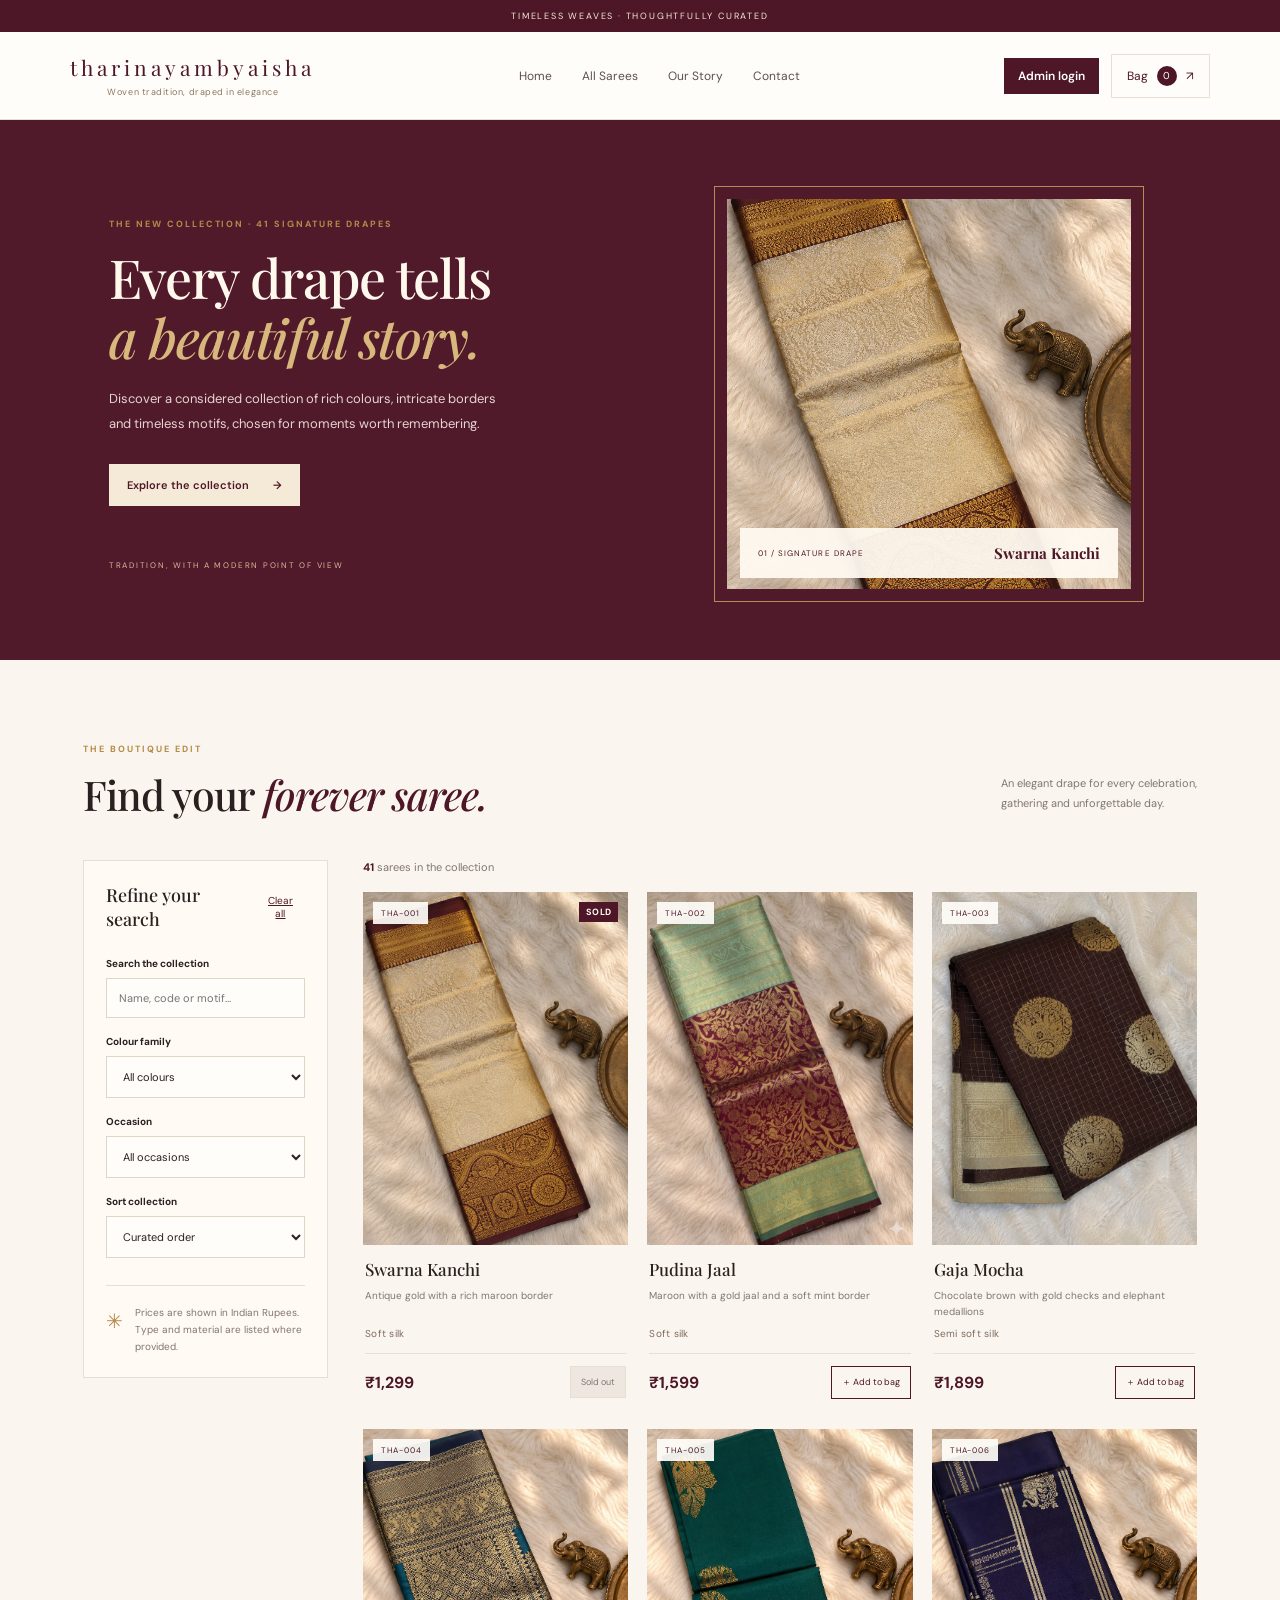
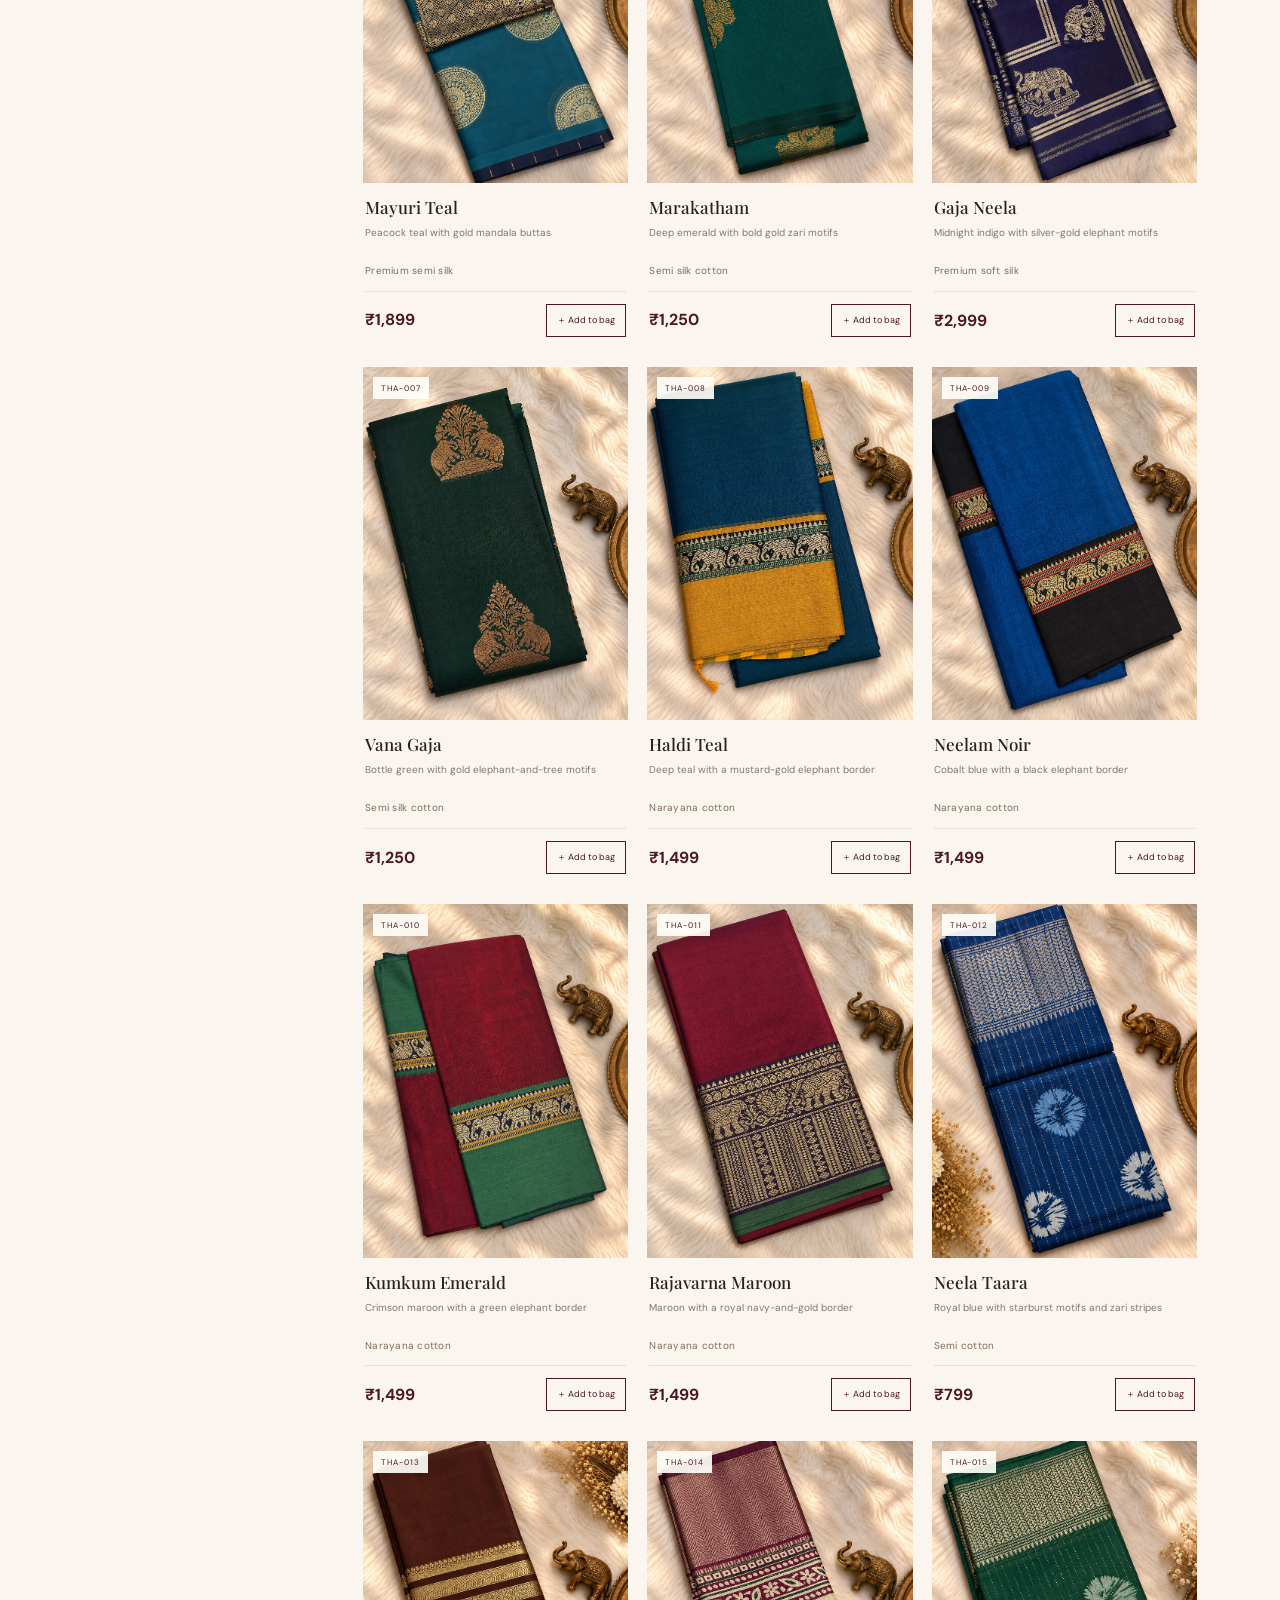
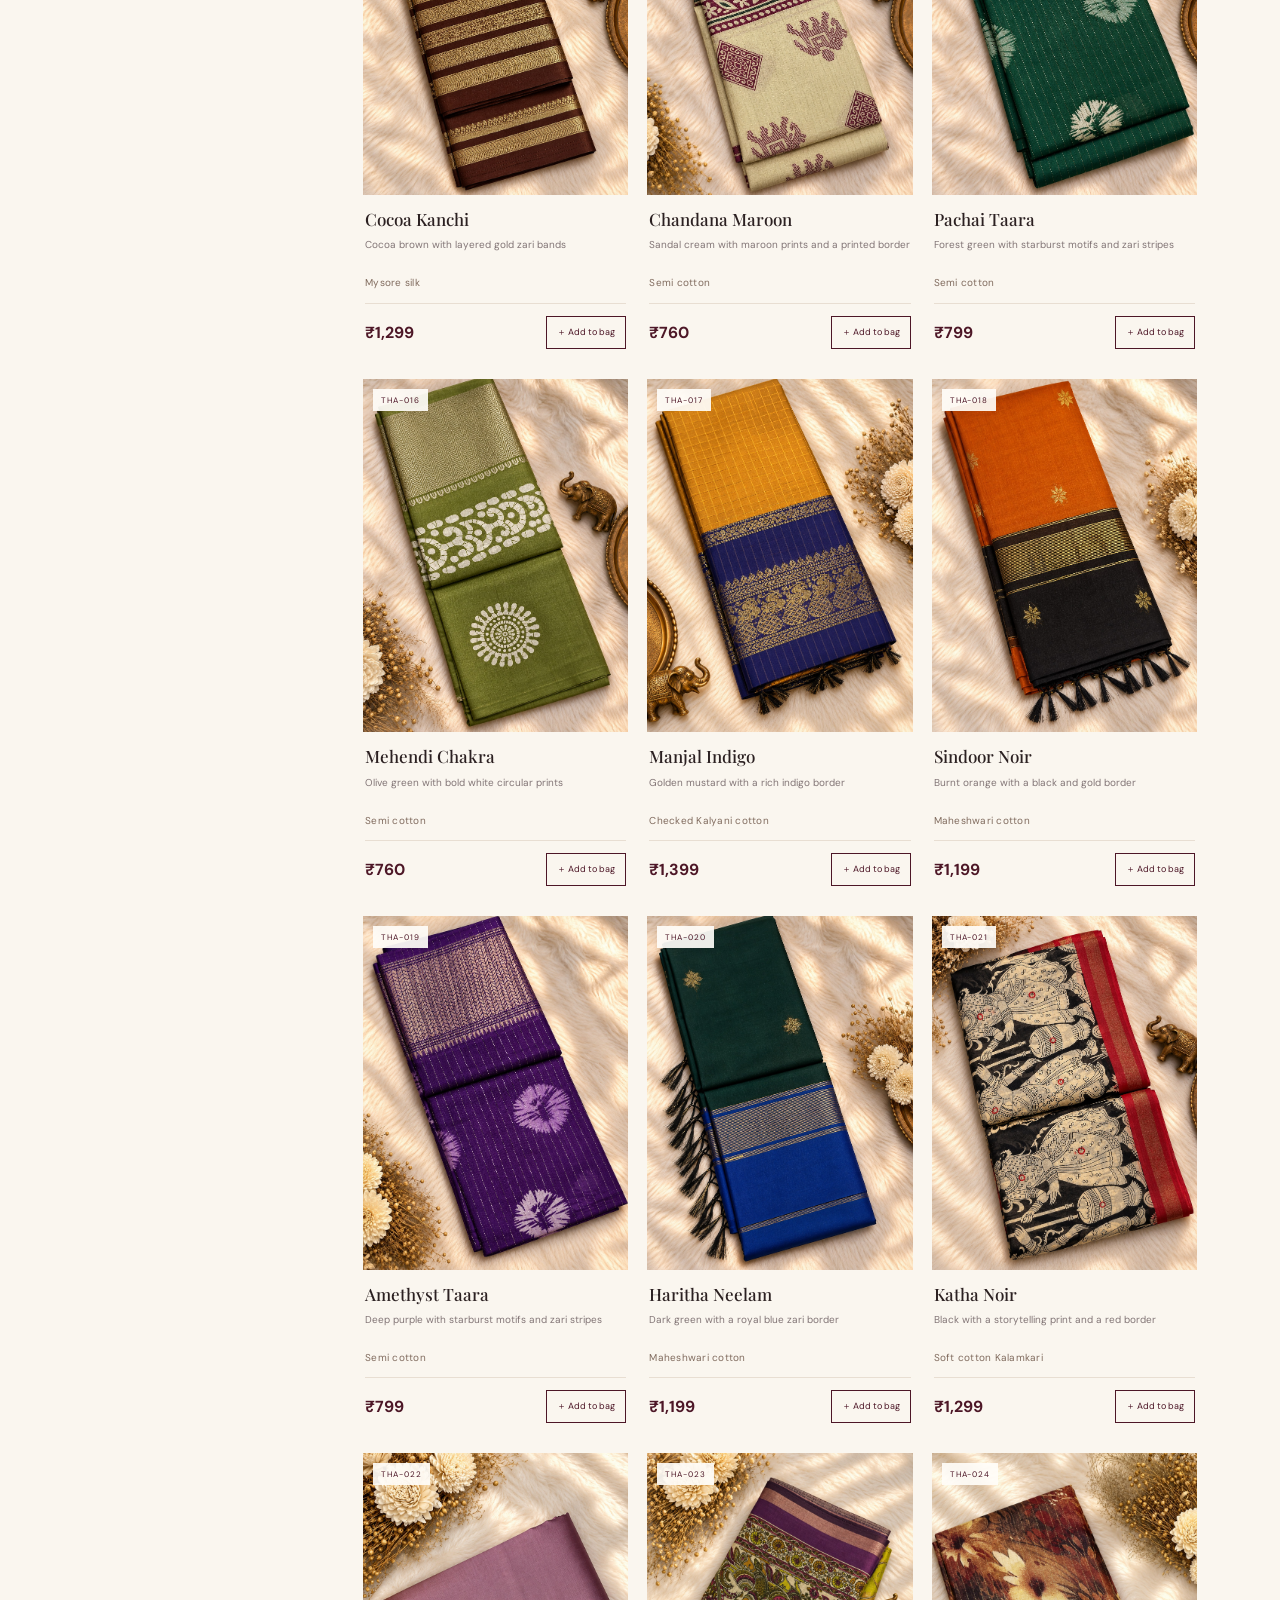
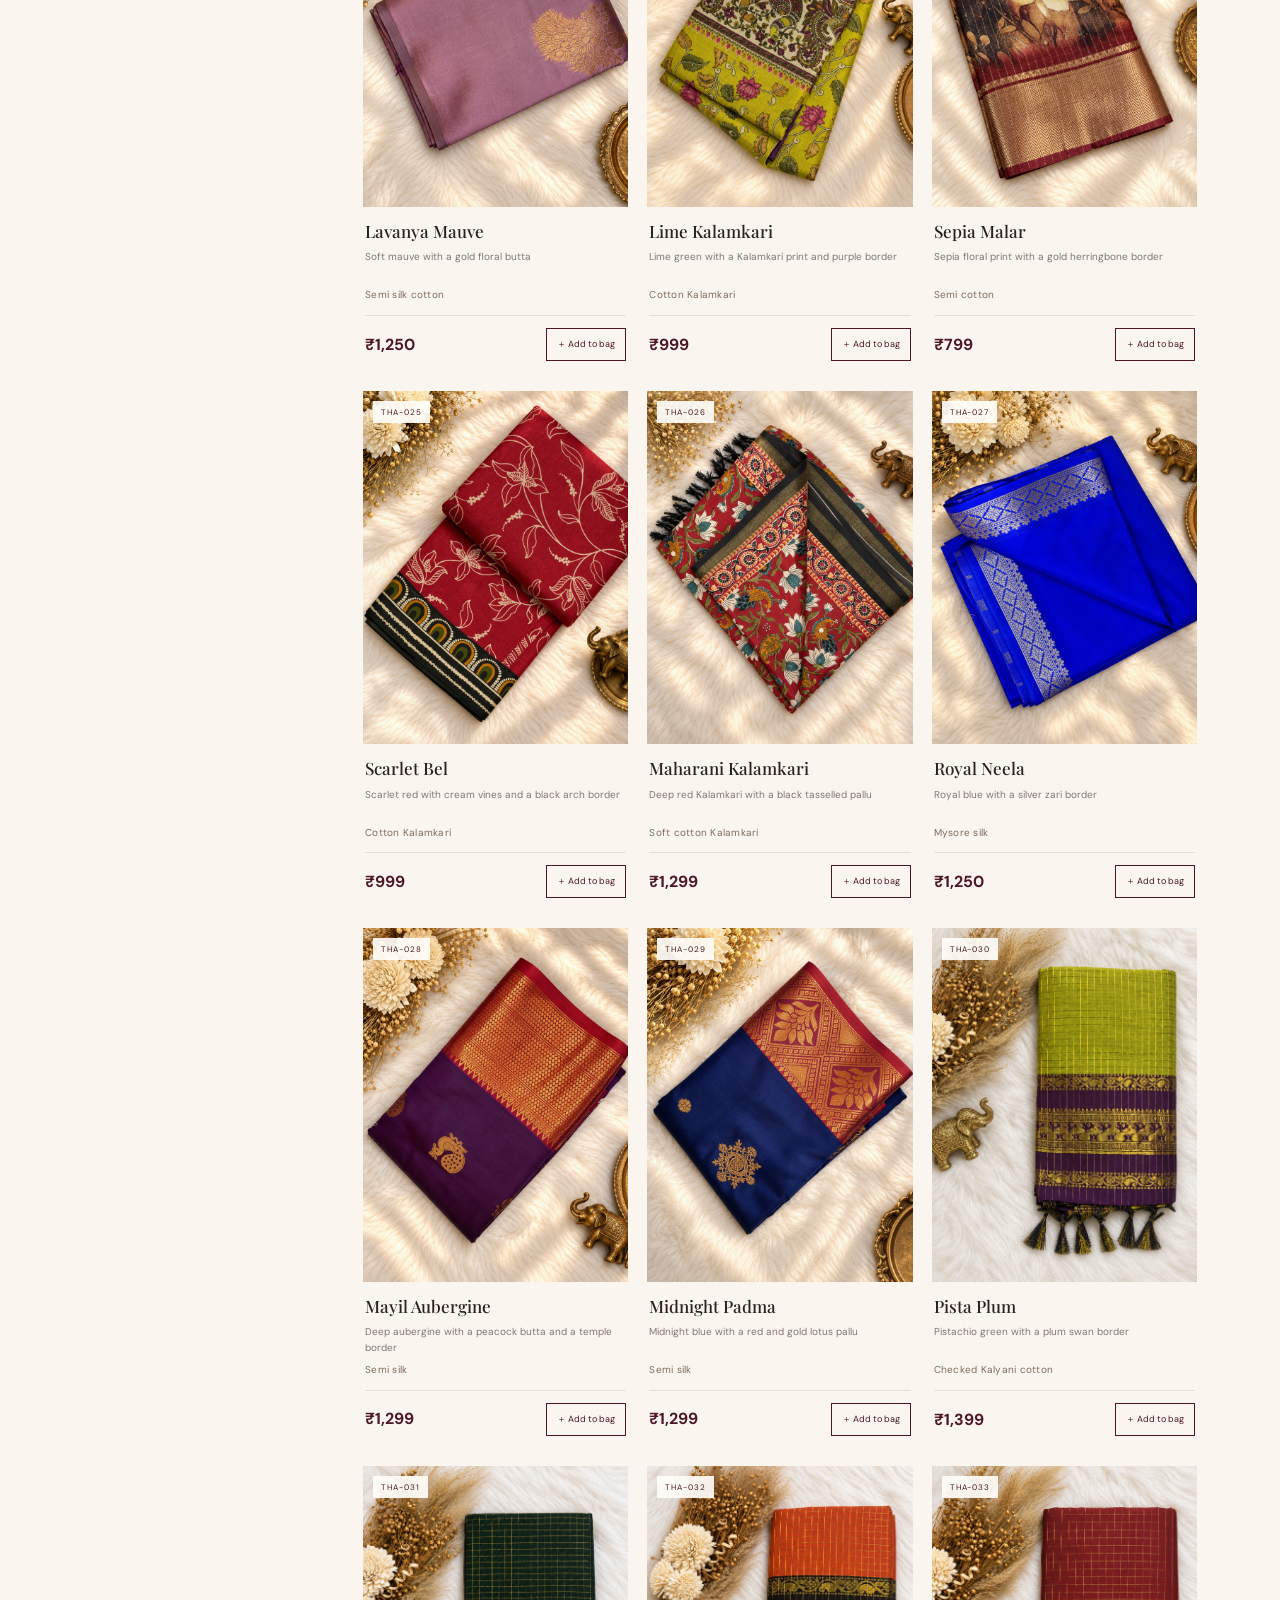
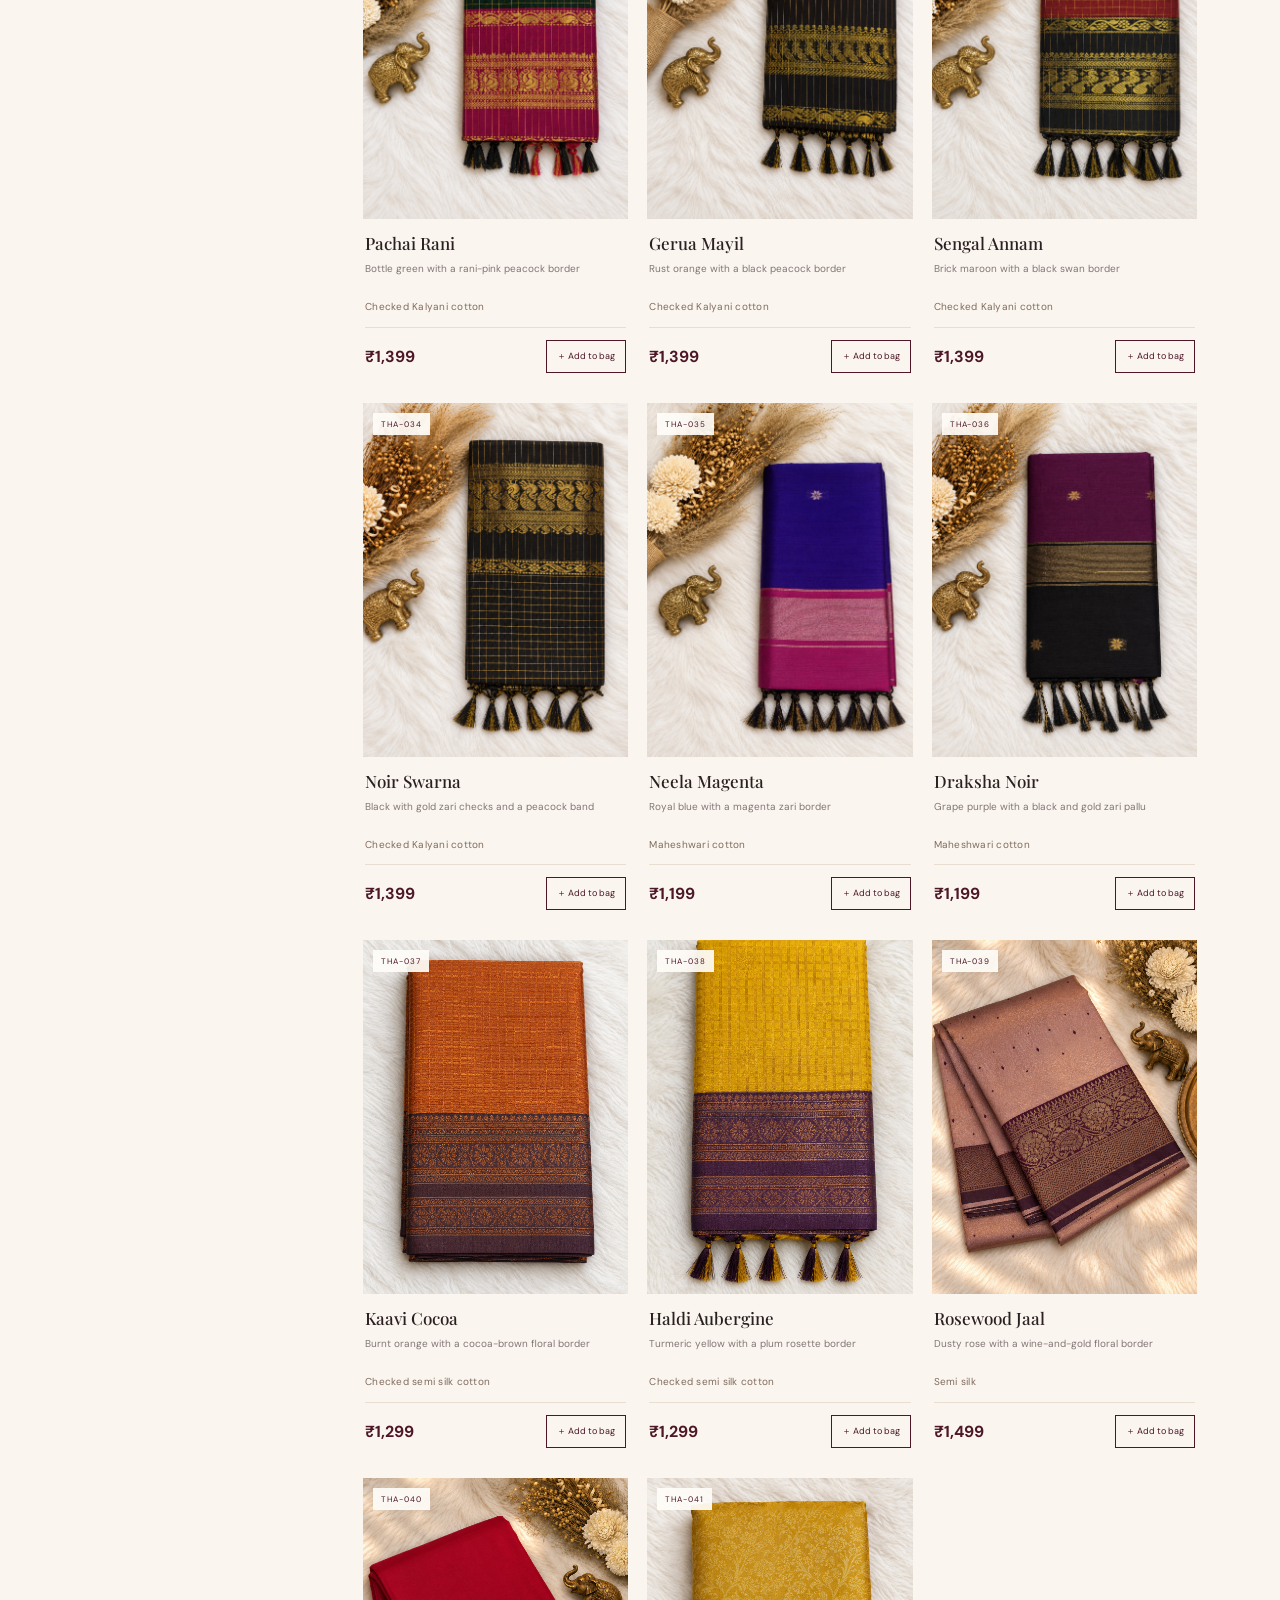
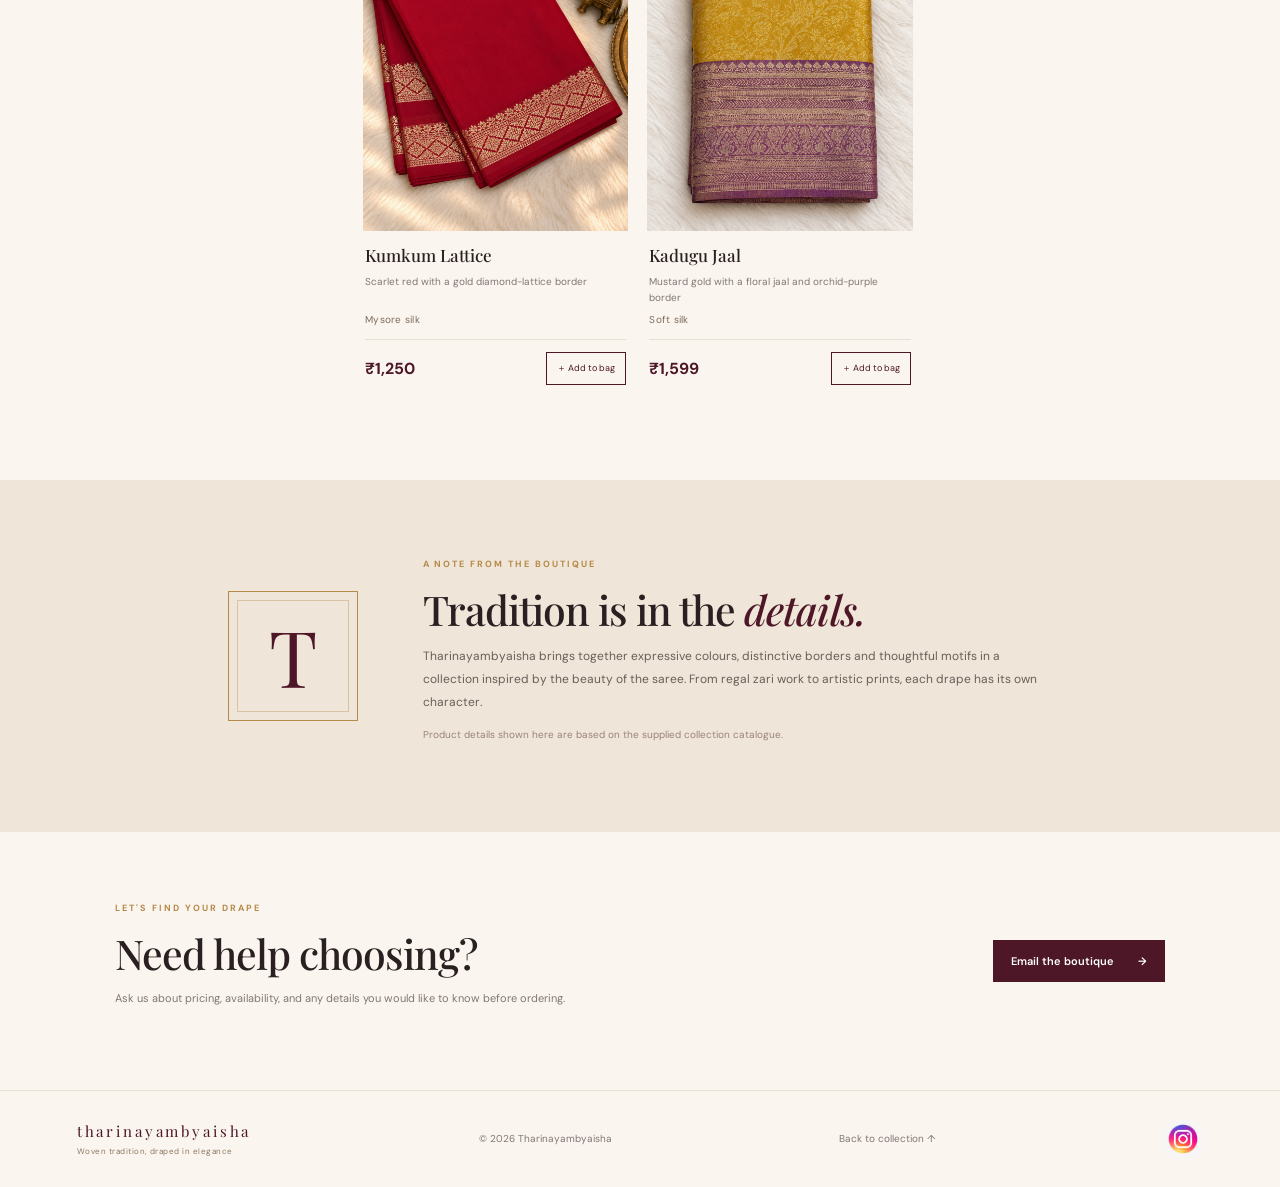
<file: index.html>
<!doctype html>
<html lang="en"><head><meta charset="utf-8"><meta name="viewport" content="width=device-width,initial-scale=1"><meta name="description" content="Explore the Tharinayambyaisha saree collection."><title>Tharinayambyaisha | Saree Boutique</title><link rel="preconnect" href="https://fonts.googleapis.com"><link href="https://fonts.googleapis.com/css2?family=DM+Sans:wght@400;500;600;700&family=Playfair+Display:wght@500;600;700&display=swap" rel="stylesheet"><link rel="stylesheet" href="styles.css?v=2026-10-22"><link rel="stylesheet" href="pricing.css?v=2026-10-22"></head>
<body><div class="announcement">TIMELESS WEAVES · THOUGHTFULLY CURATED</div>
<header class="site-header"><button class="menu-toggle" id="menuToggle" aria-label="Toggle filters">☰</button><a class="brand" href="#home"><span class="brand-name">tharinayambyaisha</span><span class="brand-tag">Woven tradition, draped in elegance</span></a><nav class="top-nav"><a href="#home">Home</a><a href="#shop">All Sarees</a><a href="#about">Our Story</a><a href="#contact">Contact</a></nav><div style="display:flex;align-items:center;gap:12px"><a class="button button-dark" href="admin.html" style="padding:10px 14px;font-size:12px">Admin login</a><button class="cart-button" id="openCart" aria-label="Open shopping bag">Bag <span id="cartCount">0</span> <span aria-hidden="true">↗</span></button></div></header>
<main><section class="hero" id="home"><div class="hero-copy"><p class="eyebrow">THE NEW COLLECTION · 41 SIGNATURE DRAPES</p><h1>Every drape tells<br><em>a beautiful story.</em></h1><p class="hero-text">Discover a considered collection of rich colours, intricate borders and timeless motifs, chosen for moments worth remembering.</p><a class="button button-light" href="#shop">Explore the collection <span>→</span></a><div class="hero-note">TRADITION, WITH A MODERN POINT OF VIEW</div></div><div class="hero-art"><img src="assets/images/tha-001.jpeg" alt="Swarna Kanchi cream and gold saree with maroon zari border"><div class="hero-caption"><span>01 / SIGNATURE DRAPE</span><strong>Swarna Kanchi</strong></div></div></section>
<section class="shop-section" id="shop"><div class="section-heading"><div><p class="eyebrow">THE BOUTIQUE EDIT</p><h2>Find your <em>forever saree.</em></h2></div><p class="section-side">An elegant drape for every celebration,<br>gathering and unforgettable day.</p></div>
<div class="shop-layout"><aside class="filters" id="filters"><div class="filter-head"><h3>Refine your search</h3><button id="clearFilters" class="text-button">Clear all</button></div><label class="field-label" for="searchInput">Search the collection</label><input id="searchInput" class="control" placeholder="Name, code or motif…"><label class="field-label" for="colorFilter">Colour family</label><select id="colorFilter" class="control"><option value="">All colours</option></select><label class="field-label" for="occasionFilter">Occasion</label><select id="occasionFilter" class="control"><option value="">All occasions</option></select><label class="field-label" for="sortSelect">Sort collection</label><select id="sortSelect" class="control"><option value="featured">Curated order</option><option value="az">Name: A to Z</option><option value="za">Name: Z to A</option></select><div class="filter-note"><span class="tiny-flower">✳</span><p>Prices are shown in Indian Rupees. Type and material are listed where provided.</p></div></aside>
<div class="catalogue"><div class="catalogue-toolbar"><p><strong id="resultCount">41</strong> sarees in the collection</p><button id="mobileFilter" class="mobile-filter">Filters +</button></div><div id="productGrid" class="product-grid"></div><div id="emptyState" class="empty-state" hidden><span>✳</span><h3>No sarees found</h3><p>Try another keyword or clear your filters.</p><button class="button button-dark" id="emptyClear">Clear filters</button></div></div></div></section>
<section class="story-section" id="about"><div class="story-mark">T</div><div><p class="eyebrow">A NOTE FROM THE BOUTIQUE</p><h2>Tradition is in the <em>details.</em></h2><p>Tharinayambyaisha brings together expressive colours, distinctive borders and thoughtful motifs in a collection inspired by the beauty of the saree. From regal zari work to artistic prints, each drape has its own character.</p><p class="small-note">Product details shown here are based on the supplied collection catalogue.</p></div></section>
<section class="contact-section" id="contact"><div><p class="eyebrow">LET'S FIND YOUR DRAPE</p><h2>Need help choosing?</h2><p>Ask us about pricing, availability, and any details you would like to know before ordering.</p></div><a class="button button-dark" href="mailto:">Email the boutique <span>→</span></a></section></main>
<footer><a class="brand footer-brand" href="#home"><span class="brand-name">tharinayambyaisha</span><span class="brand-tag">Woven tradition, draped in elegance</span></a><span>© <span id="year"></span> Tharinayambyaisha</span><a href="#shop">Back to collection ↑</a><a href="https://www.instagram.com/tharinayambyaisha?xtok=MTRpMnN6Nmdrb3p2eQ==" target="_blank" rel="noreferrer" aria-label="Instagram" style="display:inline-flex;align-items:center;justify-content:center;width:40px;height:40px;border-radius:12px;overflow:hidden"><img src="assets/images/instagram.jpg" alt="Instagram" style="width:100%;height:100%;display:block"></a></footer>
<div class="overlay" id="overlay"></div><aside class="cart-drawer" id="cartDrawer" aria-label="Shopping bag" aria-hidden="true"><div class="drawer-head"><div><p class="eyebrow">YOUR SELECTION</p><h2>Shopping bag</h2></div><button class="close-button" id="closeCart" aria-label="Close bag">×</button></div><div id="cartItems" class="cart-items"></div><div class="cart-bottom"><div class="cart-total"><span>Subtotal</span><strong id="cartSubtotal">₹0</strong></div><div class="cart-total"><span>Grand total</span><strong id="cartTotal">₹0</strong></div><p class="cart-disclaimer">Totals use the listed saree prices and quantities. Delivery charges, if any, are confirmed separately.</p><button id="checkoutButton" class="button button-dark full-button">Continue to enquiry <span>→</span></button></div></aside>
<div class="modal-wrap" id="productModal" role="dialog" aria-modal="true" aria-label="Saree details"><div class="modal-card"><button class="close-button modal-close" data-close-modal aria-label="Close details">×</button><div id="productModalContent"></div></div></div>
<div class="modal-wrap" id="checkoutModal" role="dialog" aria-modal="true" aria-label="Order enquiry"><div class="modal-card checkout-card"><button class="close-button modal-close" data-close-checkout aria-label="Close enquiry">×</button><p class="eyebrow">ONE LAST DETAIL</p><h2>Send an order enquiry</h2><p class="checkout-intro">Share your contact and delivery details. This demo creates an enquiry summary only; it does not charge you or submit a real order.</p><form id="checkoutForm"><div class="form-grid"><label>Full name *<input name="name" required autocomplete="name"></label><label>Mobile number *<input name="phone" required inputmode="tel" pattern="[0-9 +()-]{8,16}" autocomplete="tel"></label><label>Email address<input name="email" type="email" autocomplete="email"></label><label>City *<input name="city" required autocomplete="address-level2"></label><label class="wide">Delivery address *<textarea name="address" required rows="3" autocomplete="street-address"></textarea></label><label>State<input name="state" autocomplete="address-level1"></label><label>PIN code<input name="pin" inputmode="numeric" pattern="[0-9]{6}" autocomplete="postal-code"></label></div><div id="checkoutSummary" class="checkout-summary"></div><button class="button button-dark full-button" type="submit">Create enquiry summary <span>→</span></button></form><div id="confirmation" class="confirmation" hidden></div></div></div>
<script src="products.js?v=2026-10-22-sold-toggle"></script><script src="script.js?v=2026-10-22-sold-toggle"></script></body></html>
</file>
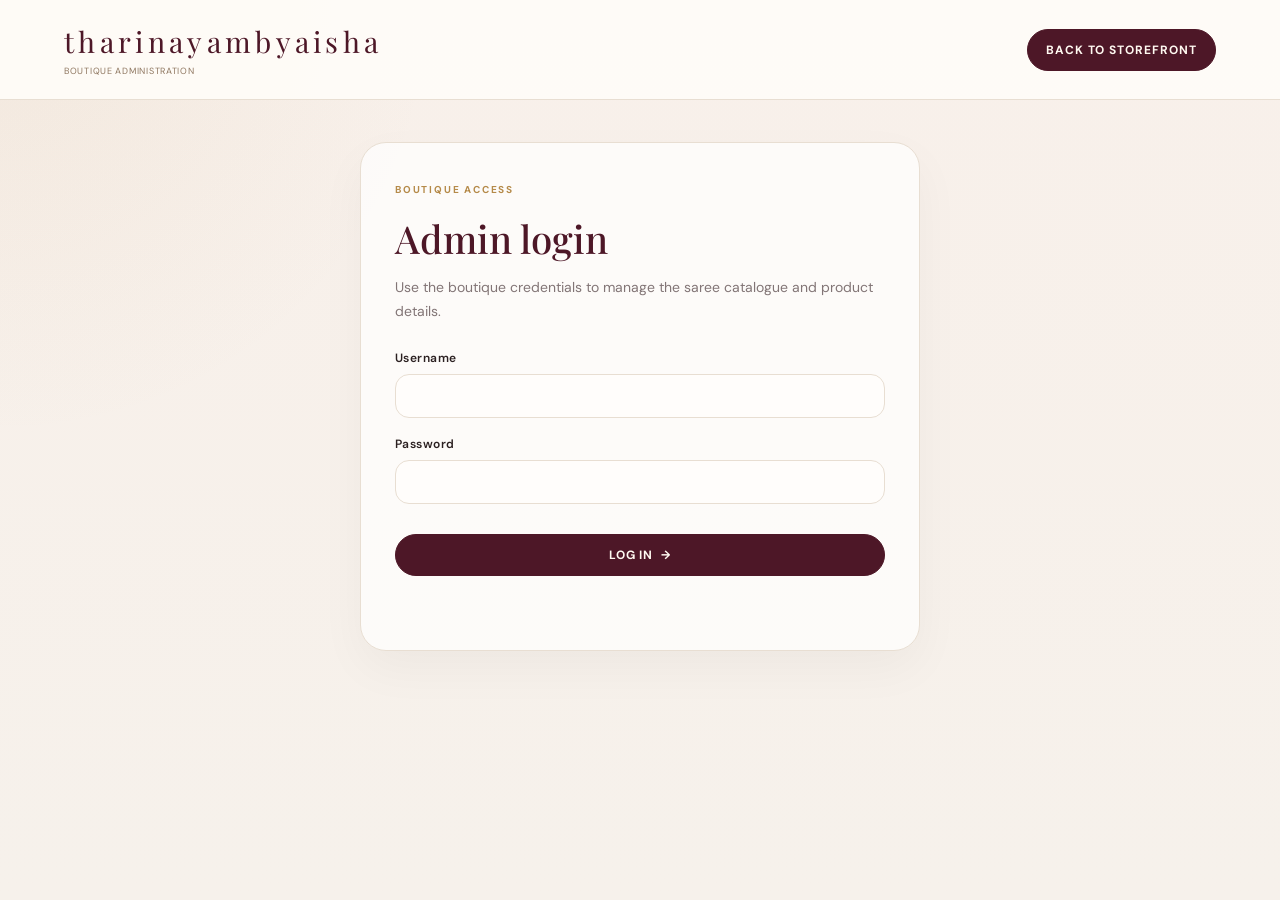
<file: admin.html>
<!doctype html>
<html lang="en">
  <head>
    <meta charset="utf-8" />
    <meta name="viewport" content="width=device-width,initial-scale=1" />
    <meta name="description" content="Admin dashboard for Tharinayambyaisha saree boutique." />
    <title>Tharinayambyaisha | Admin</title>
    <link rel="preconnect" href="https://fonts.googleapis.com" />
    <link href="https://fonts.googleapis.com/css2?family=DM+Sans:wght@400;500;600;700&family=Playfair+Display:wght@500;600;700&display=swap" rel="stylesheet" />
    <link rel="stylesheet" href="styles.css?v=2026-10-22" />
    <link rel="stylesheet" href="pricing.css?v=2026-10-22" />
    <style>
      :root {
        --wine: #4d1727;
        --wine2: #6e2639;
        --gold: #b58a49;
        --ink: #2b2021;
        --muted: #827576;
        --ivory: #faf6ef;
        --line: #e8ded2;
        --white: #fffdf9;
      }

      * { box-sizing: border-box; }

      body {
        margin: 0;
        background: var(--ivory);
        color: var(--ink);
        font-family: "DM Sans", sans-serif;
      }

      a { color: inherit; text-decoration: none; }
      button, input, textarea, select { font: inherit; }

      .admin-page {
        min-height: 100vh;
        background:
          radial-gradient(circle at top left, rgba(181, 138, 73, 0.08), transparent 28%),
          linear-gradient(180deg, #f8f0ea 0%, #f6f1eb 100%);
      }

      .admin-header {
        display: flex;
        align-items: center;
        justify-content: space-between;
        gap: 16px;
        padding: 22px 5%;
        background: rgba(255, 253, 249, 0.9);
        border-bottom: 1px solid var(--line);
        position: sticky;
        top: 0;
        z-index: 10;
      }

      .admin-brand {
        display: flex;
        flex-direction: column;
        gap: 5px;
        min-width: 200px;
      }

      .admin-brand-name {
        font-family: "Playfair Display", serif;
        font-size: 1.8rem;
        letter-spacing: 0.15em;
        color: var(--wine);
        text-transform: lowercase;
      }

      .admin-brand-tag {
        font-size: 9px;
        letter-spacing: 0.08em;
        color: #8e765f;
        text-transform: uppercase;
      }

      .button {
        display: inline-flex;
        align-items: center;
        justify-content: center;
        gap: 8px;
        border: 1px solid var(--line);
        border-radius: 999px;
        padding: 12px 18px;
        font-size: 12px;
        letter-spacing: 0.08em;
        text-transform: uppercase;
        font-weight: 700;
        transition: transform 0.2s ease, box-shadow 0.2s ease, background 0.2s ease;
        cursor: pointer;
      }

      .button:hover { transform: translateY(-1px); }

      .button-dark {
        background: var(--wine);
        color: #fff9f1;
        border-color: var(--wine);
      }

      .button-dark:hover {
        box-shadow: 0 10px 24px rgba(77, 23, 39, 0.18);
      }

      .button.ghost {
        background: transparent;
        color: var(--wine);
        border-color: rgba(77, 23, 39, 0.35);
      }

      .button.danger {
        background: #a63745;
        color: #fff;
        border-color: #a63745;
      }

      .full-button { width: 100%; }

      .admin-shell {
        max-width: 1260px;
        margin: 0 auto;
        padding: 42px 5% 64px;
      }

      .panel { display: none; }
      .panel.visible { display: block; }

      .auth-card,
      .dashboard-panel,
      .catalogue-panel,
      .product-panel {
        background: rgba(255, 255, 255, 0.72);
        border: 1px solid var(--line);
        border-radius: 26px;
        box-shadow: 0 18px 48px rgba(36, 15, 28, 0.04);
      }

      .auth-card {
        max-width: 560px;
        margin: 0 auto;
        padding: 40px 34px;
      }

      .eyebrow {
        margin: 0 0 16px;
        font-weight: 700;
        letter-spacing: 0.18em;
        font-size: 10px;
        color: var(--gold);
        text-transform: uppercase;
      }

      h1, h2, h3 {
        margin: 0 0 12px;
        font-family: "Playfair Display", serif;
        font-weight: 500;
        color: var(--wine);
      }

      h1 {
        font-size: clamp(2.2rem, 3vw, 3.3rem);
      }

      .subtitle {
        margin: 0 0 26px;
        color: var(--muted);
        line-height: 1.7;
      }

      .stacked-form {
        display: grid;
        gap: 18px;
      }

      .field-group {
        display: grid;
        gap: 8px;
      }

      .field-group label {
        font-size: 12px;
        font-weight: 600;
        letter-spacing: 0.04em;
        color: var(--ink);
      }

      .field-group input,
      .field-group textarea,
      .field-group select {
        width: 100%;
        border: 1px solid var(--line);
        border-radius: 14px;
        background: #fffdfb;
        padding: 12px 14px;
        color: var(--ink);
      }

      .field-group textarea {
        min-height: 120px;
        resize: vertical;
      }

      .sold-toggle {
        display: flex;
        align-items: center;
        gap: 10px;
      }

      .sold-toggle input {
        width: auto;
      }

      .status-message {
        min-height: 20px;
        margin-top: 14px;
        font-size: 13px;
        color: var(--muted);
      }

      .status-message.error { color: #9a2e3d; }
      .status-message.success { color: #1c6d4a; }

      .dashboard-header {
        display: flex;
        align-items: center;
        justify-content: space-between;
        gap: 18px;
        margin-bottom: 26px;
      }

      .dashboard-header h2 {
        margin: 0;
        font-size: clamp(2rem, 2.8vw, 3rem);
      }

      .dashboard-grid {
        display: grid;
        grid-template-columns: 420px 1fr;
        gap: 24px;
      }

      .admin-image-box {
        display: grid;
        gap: 12px;
      }

      .image-preview {
        width: 100%;
        max-width: 220px;
        aspect-ratio: 4 / 5;
        object-fit: cover;
        border-radius: 18px;
        border: 1px solid var(--line);
        background: #f3ece6;
        display: block;
      }

      .product-panel,
      .catalogue-panel {
        padding: 24px;
      }

      .panel-heading {
        display: flex;
        align-items: center;
        justify-content: space-between;
        gap: 14px;
        margin-bottom: 18px;
      }

      .panel-heading h3 {
        margin: 0;
        font-size: 2rem;
      }

      .product-form {
        display: grid;
        gap: 16px;
      }

      .product-form .two-col {
        display: grid;
        grid-template-columns: repeat(2, minmax(0, 1fr));
        gap: 14px;
      }

      .action-row {
        display: flex;
        justify-content: flex-end;
        gap: 12px;
        margin-top: 6px;
      }

      .catalog-list {
        display: grid;
        gap: 18px;
        margin-top: 16px;
      }

      .catalog-item {
        display: grid;
        grid-template-columns: 90px 1fr auto;
        gap: 16px;
        align-items: center;
        padding: 14px;
        border: 1px solid var(--line);
        border-radius: 18px;
        background: rgba(255, 255, 255, 0.72);
      }

      .catalog-item img {
        width: 90px;
        height: 110px;
        object-fit: cover;
        border-radius: 14px;
        background: #f3ece6;
      }

      .catalog-meta {
        display: grid;
        gap: 4px;
      }

      .catalog-meta strong {
        color: var(--wine);
        letter-spacing: 0.08em;
        font-size: 11px;
        text-transform: uppercase;
      }

      .catalog-meta span {
        font-weight: 600;
        color: var(--ink);
      }

      .catalog-meta small {
        color: var(--muted);
      }

      .catalog-actions {
        display: flex;
        gap: 8px;
        flex-wrap: wrap;
        justify-content: flex-end;
      }

      .helper-text {
        margin: 0;
        padding: 18px 12px;
        border: 1px dashed var(--line);
        border-radius: 12px;
        color: var(--muted);
      }

      @media (max-width: 960px) {
        .dashboard-grid { grid-template-columns: 1fr; }
      }

      @media (max-width: 640px) {
        .admin-header {
          flex-direction: column;
          align-items: flex-start;
        }

        .admin-shell {
          padding-left: 16px;
          padding-right: 16px;
        }

        .auth-card,
        .product-panel,
        .catalogue-panel {
          padding: 18px 14px;
        }

        .dashboard-header {
          flex-direction: column;
          align-items: flex-start;
        }

        .product-form .two-col { grid-template-columns: 1fr; }

        .catalog-item {
          grid-template-columns: 72px 1fr;
        }

        .catalog-actions {
          grid-column: 1 / -1;
          justify-content: flex-start;
        }
      }
    </style>
  </head>
  <body class="admin-page">
    <header class="admin-header">
      <a class="admin-brand" href="index.html">
        <span class="admin-brand-name">tharinayambyaisha</span>
        <span class="admin-brand-tag">Boutique administration</span>
      </a>
      <a class="button button-dark" href="index.html">Back to storefront</a>
    </header>

    <main class="admin-shell">
      <section id="loginPanel" class="panel visible">
        <div class="auth-card">
          <p class="eyebrow">Boutique access</p>
          <h1>Admin login</h1>
          <p class="subtitle">Use the boutique credentials to manage the saree catalogue and product details.</p>

          <form id="loginForm" class="stacked-form">
            <div class="field-group">
              <label for="username">Username</label>
              <input id="username" name="username" type="text" autocomplete="username" required />
            </div>

            <div class="field-group">
              <label for="password">Password</label>
              <input id="password" name="password" type="password" autocomplete="current-password" required />
            </div>

            <button type="submit" class="button button-dark full-button">Log in <span>→</span></button>
          </form>

          <div id="loginStatus" class="status-message" role="status" aria-live="polite"></div>
        </div>
      </section>

      <section id="dashboardPanel" class="panel">
        <div class="dashboard-header">
          <div>
            <p class="eyebrow">Catalogue management</p>
            <h2>Admin dashboard</h2>
          </div>
          <button id="logoutButton" type="button" class="button ghost">Log out</button>
        </div>

        <div class="dashboard-grid">
          <aside class="product-panel">
            <div class="panel-heading">
              <h3 id="formTitle">Add new saree</h3>
            </div>

            <form id="productForm" class="product-form">
              <div class="field-group">
                <label for="productId">Product ID</label>
                <input id="productId" name="id" type="text" placeholder="THA-099" />
              </div>

              <div class="field-group">
                <label for="productName">Name</label>
                <input id="productName" name="name" type="text" required />
              </div>

              <div class="field-group">
                <label for="productTagline">Tagline</label>
                <input id="productTagline" name="tagline" type="text" required />
              </div>

              <div class="two-col">
                <div class="field-group">
                  <label for="productPrice">Selling price (₹)</label>
                  <input id="productPrice" name="price" type="number" min="1" step="1" inputmode="numeric" />
                </div>
                <div class="field-group">
                  <label for="productOriginalPrice">Original price (₹, optional)</label>
                  <input id="productOriginalPrice" name="originalPrice" type="number" min="1" step="1" inputmode="numeric" />
                </div>
              </div>

              <div class="field-group">
                <label for="productFabric">Type / material</label>
                <input id="productFabric" name="fabric" type="text" placeholder="e.g. Soft silk" />
              </div>

              <div class="field-group">
                <label class="sold-toggle" for="productSold">
                  <input id="productSold" name="sold" type="checkbox" />
                  Mark as sold
                </label>
              </div>

              <div class="field-group admin-image-box">
                <label for="productImage">Image path or upload</label>
                <input id="productImage" name="image" type="text" required placeholder="assets/images/tha-001.jpeg" />
                <input id="productImageUpload" name="imageUpload" type="file" accept="image/*" capture="environment" />
                <img id="productImagePreview" class="image-preview" alt="Product preview" hidden />
              </div>

              <div class="two-col">
                <div class="field-group">
                  <label for="productColor">Colour</label>
                  <input id="productColor" name="color" type="text" required />
                </div>

                <div class="field-group">
                  <label for="productOccasion">Occasion</label>
                  <input id="productOccasion" name="occasion" type="text" required />
                </div>
              </div>

              <div class="field-group">
                <label for="productBody">Body</label>
                <input id="productBody" name="body" type="text" required />
              </div>

              <div class="field-group">
                <label for="productBorder">Border</label>
                <input id="productBorder" name="border" type="text" required />
              </div>

              <div class="field-group">
                <label for="productLook">Look</label>
                <input id="productLook" name="look" type="text" required />
              </div>

              <div class="field-group">
                <label for="productDescription">Description</label>
                <textarea id="productDescription" name="description" required></textarea>
              </div>

              <div class="action-row">
                <button id="cancelEdit" type="button" class="button ghost">Clear</button>
                <button type="submit" class="button button-dark">Save saree</button>
              </div>

              <div id="productStatus" class="status-message" role="status" aria-live="polite"></div>
            </form>
          </aside>

          <section class="catalogue-panel">
            <div class="panel-heading">
              <h3>Collection</h3>
            </div>
            <div id="catalogList" class="catalog-list"></div>
          </section>
        </div>
      </section>
    </main>

    <script src="products.js?v=2026-10-22-sold-toggle"></script>
    <script src="admin.js?v=2026-10-22-sold-toggle"></script>
  </body>
</html>
</file>
<file: styles.css>
*{box-sizing:border-box} :root{--wine:#4d1727;--wine2:#6e2639;--gold:#b58a49;--ink:#2b2021;--muted:#827576;--ivory:#faf6ef;--line:#e8ded2;--white:#fffdf9}html{scroll-behavior:smooth;scroll-padding-top:95px}body{margin:0;background:var(--ivory);color:var(--ink);font-family:"DM Sans",sans-serif;font-size:14px}a{color:inherit;text-decoration:none}button,input,select,textarea{font:inherit}button{cursor:pointer}.announcement{background:var(--wine);color:#f5e8d5;text-align:center;letter-spacing:.2em;font-size:9px;padding:10px}.site-header{height:88px;padding:0 5.5%;display:flex;align-items:center;justify-content:space-between;background:var(--white);border-bottom:1px solid var(--line);position:sticky;top:0;z-index:10}.brand{display:flex;flex-direction:column;align-items:center;gap:5px;min-width:220px}.brand-name{font-family:"Playfair Display",serif;letter-spacing:.19em;font-size:21px;color:var(--wine)}.brand-tag{font-size:9px;color:#8e765f;letter-spacing:.06em}.top-nav{display:flex;gap:30px;font-size:12px;color:#5c5050}.top-nav a:hover,footer a:hover{color:var(--gold)}.cart-button{border:1px solid var(--line);background:transparent;padding:11px 15px;color:var(--wine);font-size:12px}.cart-button span:first-child{display:inline-grid;place-items:center;margin:0 6px;background:var(--wine);color:white;border-radius:50%;width:20px;height:20px;font-size:10px}.menu-toggle{display:none;border:0;background:transparent;font-size:22px;color:var(--wine)}.hero{display:grid;grid-template-columns:1.03fr .97fr;min-height:540px;background:#511a2b;color:#fff8ed;padding:48px 8.5% 40px;gap:6%;align-items:center;overflow:hidden}.hero-copy{padding:25px 0}.eyebrow{font-size:9px;letter-spacing:.22em;font-weight:700;color:var(--gold);margin:0 0 17px}.hero h1,.section-heading h2,.story-section h2,.contact-section h2{font-family:"Playfair Display",serif;font-size:clamp(38px,4.2vw,59px);line-height:1.12;font-weight:500;letter-spacing:-.025em;margin:0 0 20px}.hero h1 em,.section-heading h2 em,.story-section h2 em{color:#d8b77d;font-weight:500}.hero-text{max-width:410px;line-height:1.9;color:#e5d4d0;font-size:13px;margin:0 0 28px}.button{display:inline-flex;justify-content:center;align-items:center;gap:24px;padding:14px 18px;border:0;font-weight:600;font-size:11px;transition:transform .2s,background .2s}.button:hover{transform:translateY(-2px)}.button-light{background:#f5e9d8;color:var(--wine)}.button-dark{background:var(--wine);color:white}.hero-note{margin-top:54px;font-size:8px;letter-spacing:.22em;color:#d5b99b}.hero-art{position:relative;max-width:430px;justify-self:center;width:100%;padding:12px;border:1px solid #b68c55}.hero-art img{display:block;width:100%;height:390px;object-fit:cover;object-position:center 38%}.hero-caption{position:absolute;bottom:23px;left:25px;right:25px;padding:15px 18px;background:rgba(255,250,242,.94);color:var(--wine);display:flex;justify-content:space-between;align-items:center;gap:12px}.hero-caption span{font-size:8px;letter-spacing:.13em}.hero-caption strong{font-family:"Playfair Display",serif;font-size:15px}.shop-section{padding:83px 6.5% 95px}.section-heading{display:flex;justify-content:space-between;align-items:end;margin-bottom:42px}.section-heading h2,.story-section h2,.contact-section h2{font-size:clamp(31px,3.2vw,43px);margin:0}.section-heading h2 em,.story-section h2 em{color:var(--wine)}.section-side{font-size:11px;line-height:1.8;color:var(--muted);margin:0 0 4px}.shop-layout{display:grid;grid-template-columns:245px minmax(0,1fr);gap:35px;align-items:start}.filters{border:1px solid var(--line);background:#fffaf4;padding:22px;position:sticky;top:108px}.filter-head{display:flex;justify-content:space-between;align-items:center;margin-bottom:26px}.filter-head h3{font-family:"Playfair Display",serif;font-weight:500;font-size:18px;margin:0}.text-button{border:0;background:none;text-decoration:underline;color:var(--wine);font-size:10px}.field-label{display:block;font-size:10px;font-weight:700;margin:17px 0 8px}.control{width:100%;border:1px solid #e1d5c8;background:#fffdf9;padding:12px;color:var(--ink);outline-color:var(--gold);font-size:11px;border-radius:0}.filter-note{display:flex;gap:12px;border-top:1px solid var(--line);margin-top:27px;padding-top:18px;color:var(--muted);font-size:10px;line-height:1.7}.filter-note p{margin:0}.tiny-flower{color:var(--gold);font-size:20px}.catalogue-toolbar{display:flex;justify-content:space-between;align-items:center;margin-bottom:18px;font-size:11px;color:var(--muted)}.catalogue-toolbar p{margin:0}.catalogue-toolbar strong{color:var(--wine)}.product-grid{display:grid;grid-template-columns:repeat(3,minmax(0,1fr));gap:30px 19px}.product-card{min-width:0;position:relative}.product-image-wrap{position:relative;background:#f0e7db;overflow:hidden;aspect-ratio:3/4}.product-image{display:block;width:100%;height:100%;object-fit:cover;transition:transform .5s}.product-card:hover .product-image{transform:scale(1.035)}.product-id{position:absolute;top:10px;left:10px;background:rgba(255,253,249,.92);padding:6px 8px;font-size:8px;letter-spacing:.12em;color:var(--wine)}.quick-view{position:absolute;bottom:10px;left:10px;right:10px;width:calc(100% - 20px);border:0;background:rgba(255,253,249,.94);color:var(--wine);padding:11px;font-size:10px;opacity:0;transform:translateY(5px);transition:.2s}.product-card:hover .quick-view,.quick-view:focus{opacity:1;transform:none}.product-info{padding:14px 2px 0}.product-title-row{display:flex;align-items:start;justify-content:space-between;gap:8px}.product-title{font-family:"Playfair Display",serif;font-size:17px;font-weight:500;line-height:1.25;margin:0 0 7px}.product-tagline{color:var(--muted);font-size:10px;line-height:1.6;margin:0;min-height:32px}.product-bottom{display:flex;align-items:center;justify-content:space-between;gap:8px;border-top:1px solid var(--line);padding-top:12px;margin-top:12px}.price{font-size:10px;font-weight:700;color:var(--wine)}.add-button{border:1px solid var(--wine);background:transparent;color:var(--wine);padding:9px 10px;font-size:9px;white-space:nowrap}.add-button:hover{background:var(--wine);color:white}.empty-state{text-align:center;padding:80px 20px}.empty-state>span{font-size:30px;color:var(--gold)}.empty-state h3{font-family:"Playfair Display",serif;font-size:25px;font-weight:500}.empty-state p{color:var(--muted)}.mobile-filter{display:none}.story-section{display:grid;grid-template-columns:150px minmax(0,630px);gap:45px;justify-content:center;align-items:center;background:#efe5d8;padding:78px 8%}.story-mark{height:130px;width:130px;border:1px solid var(--gold);display:grid;place-items:center;font-family:"Playfair Display",serif;font-size:78px;color:var(--wine);position:relative}.story-mark:after{content:"";position:absolute;inset:8px;border:1px solid #d8c4a5}.story-section p:not(.eyebrow){font-size:12px;line-height:1.9;color:#6c5d59;max-width:620px}.story-section .small-note{font-size:10px!important;color:#98847a!important}.contact-section{display:flex;align-items:center;justify-content:space-between;gap:25px;padding:70px 9%}.contact-section h2{margin-bottom:12px}.contact-section p:not(.eyebrow){font-size:11px;color:var(--muted);line-height:1.8;max-width:460px}footer{border-top:1px solid var(--line);padding:28px 6%;display:flex;justify-content:space-between;align-items:center;gap:20px;font-size:10px;color:var(--muted)}.footer-brand{align-items:flex-start;min-width:0}.footer-brand .brand-name{font-size:15px}.footer-brand .brand-tag{font-size:8px}.overlay{position:fixed;inset:0;background:rgba(28,13,17,.45);z-index:20;opacity:0;visibility:hidden;transition:.25s}.overlay.visible{opacity:1;visibility:visible}.cart-drawer{position:fixed;z-index:21;right:0;top:0;bottom:0;width:min(440px,100%);background:var(--white);transform:translateX(105%);transition:transform .3s;display:flex;flex-direction:column;padding:27px}.cart-drawer.open{transform:none}.drawer-head{display:flex;justify-content:space-between;align-items:start;border-bottom:1px solid var(--line);padding-bottom:18px}.drawer-head .eyebrow{margin-bottom:8px}.drawer-head h2,.checkout-card h2{font-family:"Playfair Display",serif;font-size:28px;font-weight:500;margin:0}.close-button{border:0;background:transparent;font-size:30px;line-height:1;color:var(--wine)}.cart-items{overflow:auto;flex:1;padding:12px 0}.cart-row{display:grid;grid-template-columns:72px minmax(0,1fr) auto;gap:13px;padding:13px 0;border-bottom:1px solid var(--line)}.cart-row img{width:72px;height:90px;object-fit:cover}.cart-row h4{font-family:"Playfair Display",serif;font-size:15px;font-weight:500;margin:3px 0 7px}.cart-row p{font-size:10px;color:var(--muted);margin:0 0 10px}.qty-control{display:inline-flex;align-items:center;border:1px solid var(--line)}.qty-control button{width:27px;height:27px;border:0;background:transparent}.qty-control span{font-size:10px;min-width:20px;text-align:center}.remove-button{border:0;background:none;color:#997f76;font-size:10px;text-decoration:underline;margin-top:8px}.cart-bottom{border-top:1px solid var(--line);padding-top:18px}.cart-total{display:flex;justify-content:space-between;align-items:center;font-size:12px}.cart-total strong{font-family:"Playfair Display",serif;font-size:17px;color:var(--wine)}.cart-disclaimer{font-size:10px;line-height:1.7;color:var(--muted)}.full-button{width:100%;margin-top:12px}.empty-cart{text-align:center;padding:65px 10px;color:var(--muted);line-height:1.8}.empty-cart strong{display:block;font-family:"Playfair Display",serif;font-size:21px;color:var(--wine);font-weight:500}.modal-wrap{position:fixed;inset:0;z-index:30;background:rgba(28,13,17,.56);display:none;align-items:center;justify-content:center;padding:20px;overflow:auto}.modal-wrap.visible{display:flex}.modal-card{background:var(--white);width:min(800px,100%);max-height:90vh;overflow:auto;position:relative;padding:30px}.modal-close{position:absolute;right:15px;top:12px;z-index:1}.detail-layout{display:grid;grid-template-columns:1fr 1fr;gap:30px;align-items:center}.detail-image{width:100%;max-height:560px;object-fit:contain;background:#f1e8dc}.detail-content{padding:15px 8px}.detail-content .eyebrow{margin-bottom:10px}.detail-content h2{font-family:"Playfair Display",serif;font-size:34px;font-weight:500;margin:0 0 8px}.detail-tagline{color:var(--muted);font-size:12px;line-height:1.7}.detail-desc{font-size:12px;line-height:1.9;margin:18px 0}.detail-specs{border-top:1px solid var(--line);margin-top:15px}.spec-row{display:grid;grid-template-columns:105px 1fr;gap:12px;padding:10px 0;border-bottom:1px solid var(--line);font-size:10px;line-height:1.6}.spec-row span:first-child{color:var(--gold);font-weight:700;text-transform:uppercase;font-size:9px}.detail-actions{display:flex;gap:10px;margin-top:20px}.detail-actions button{flex:1}.checkout-card{width:min(650px,100%);padding:34px}.checkout-card .eyebrow{margin-bottom:10px}.checkout-intro{font-size:11px;color:var(--muted);line-height:1.7;margin:12px 0 24px}.form-grid{display:grid;grid-template-columns:1fr 1fr;gap:15px}.form-grid label{font-size:10px;font-weight:700}.form-grid input,.form-grid textarea{display:block;width:100%;margin-top:7px;border:1px solid var(--line);background:#fffdf9;padding:11px;outline-color:var(--gold);font-size:12px}.form-grid .wide{grid-column:1/-1}.checkout-summary{margin-top:20px;padding:15px;background:#f3eadf;font-size:11px;line-height:1.8}.confirmation{margin-top:18px;padding:20px;background:#f0e8dc;line-height:1.8;font-size:12px}.confirmation h3{font-family:"Playfair Display",serif;font-size:22px;font-weight:500;margin-top:0}@media(max-width:1100px){.site-header{padding:0 3%}.brand{min-width:190px}.brand-name{font-size:18px}.top-nav{gap:17px}.hero{padding-left:6%;padding-right:6%}.shop-section{padding-left:4%;padding-right:4%}.shop-layout{grid-template-columns:220px minmax(0,1fr);gap:24px}.product-grid{grid-template-columns:repeat(3,minmax(0,1fr));gap:25px 14px}}@media(max-width:850px){.site-header{height:76px}.menu-toggle{display:block}.top-nav{display:none}.brand{min-width:0}.brand-name{font-size:17px}.brand-tag{font-size:8px}.hero{min-height:auto;padding:45px 6%;gap:4%}.hero-art img{height:330px}.hero h1{font-size:42px}.shop-layout{grid-template-columns:1fr}.filters{display:none;position:static;top:auto}.filters.mobile-open{display:block}.mobile-filter{display:block;border:1px solid var(--line);background:transparent;padding:8px 12px;color:var(--wine);font-size:10px}.product-grid{grid-template-columns:repeat(3,minmax(0,1fr))}.quick-view{opacity:1;transform:none}.section-heading{gap:25px}.story-section{grid-template-columns:100px 1fr;gap:28px}.story-mark{width:100px;height:100px;font-size:60px}}@media(max-width:600px){.announcement{font-size:8px;letter-spacing:.12em}.site-header{padding:0 14px;height:70px}.brand-name{font-size:14px;letter-spacing:.13em}.brand-tag{font-size:7px}.cart-button{padding:8px;font-size:10px}.hero{grid-template-columns:1fr;padding:32px 7% 35px}.hero-copy{padding:5px 0}.hero h1{font-size:43px}.hero-text{font-size:12px}.hero-note{margin-top:28px}.hero-art{max-width:360px;width:100%}.hero-art img{height:330px}.hero-caption{left:18px;right:18px;bottom:20px}.shop-section{padding:56px 5% 65px}.section-heading{display:block;margin-bottom:25px}.section-heading h2{font-size:34px}.section-side{margin-top:13px}.product-grid{grid-template-columns:repeat(2,minmax(0,1fr));gap:24px 12px}.product-title{font-size:15px}.product-tagline{font-size:9px;min-height:42px}.product-bottom{display:block}.price{display:block;margin-bottom:9px}.add-button{width:100%}.product-info{padding-top:11px}.product-image-wrap{aspect-ratio:2/3}.quick-view{font-size:9px;padding:8px}.story-section{grid-template-columns:1fr;padding:50px 7%;gap:22px}.story-mark{width:74px;height:74px;font-size:45px}.contact-section{padding:48px 7%;display:block}.contact-section .button{margin-top:10px}footer{padding:24px 5%;flex-wrap:wrap}footer>span{order:3;width:100%}.modal-wrap{padding:10px}.modal-card{padding:25px 17px}.detail-layout{grid-template-columns:1fr;gap:12px}.detail-image{max-height:340px}.detail-content{padding:5px 0}.detail-content h2{font-size:29px}.detail-desc{margin:12px 0}.form-grid{grid-template-columns:1fr}.form-grid .wide{grid-column:auto}.checkout-card{padding:30px 18px}.drawer-head h2{font-size:25px}}@media(max-width:360px){.brand-name{font-size:12px}.cart-button{padding:6px}.product-grid{gap:20px 9px}.product-title{font-size:14px}}
</file>
<file: pricing.css>
.product-fabric {
  margin: 7px 0 0;
  color: #806b5e;
  font-size: 10px;
  line-height: 1.45;
  letter-spacing: 0.025em;
}

.product-bottom {
  align-items: center;
}

.price-tag {
  display: flex;
  align-items: baseline;
  flex-wrap: wrap;
  gap: 5px 8px;
  min-width: 0;
  color: var(--wine);
}

.price-tag strong {
  font-size: 16px;
  font-weight: 700;
  line-height: 1.2;
  white-space: nowrap;
}

.price-tag .original-price {
  color: var(--muted);
  font-size: 10px;
  text-decoration: line-through;
  white-space: nowrap;
}

.discount-badge,
.sold-badge {
  display: inline-flex;
  align-items: center;
  justify-content: center;
  background: #f0e3c8;
  color: #68491d;
  font-size: 9px;
  font-weight: 700;
  letter-spacing: 0.04em;
  padding: 4px 7px;
  white-space: nowrap;
}

.sold-badge {
  position: absolute;
  top: 10px;
  right: 10px;
  background: var(--wine);
  color: #fffaf1;
  text-transform: uppercase;
}

.price-unavailable {
  color: var(--muted);
  font-size: 10px;
}

.product-bottom .add-button:disabled,
.detail-actions button:disabled {
  border-color: var(--line);
  background: #eee7df;
  color: #817676;
  cursor: not-allowed;
}

.cart-row {
  grid-template-columns: 64px minmax(0, 1fr) auto;
}

.cart-line-total {
  align-self: start;
  color: var(--wine);
  font-size: 12px;
  font-weight: 700;
  white-space: nowrap;
}

.cart-total + .cart-total {
  margin-top: 8px;
}

.cart-disclaimer {
  line-height: 1.6;
}

.catalog-meta .catalog-price {
  color: var(--wine);
  font-size: 12px;
  letter-spacing: 0;
  text-transform: none;
}

@media (max-width: 600px) {
  .product-bottom {
    display: flex;
    align-items: stretch;
    flex-direction: column;
    gap: 9px;
  }

  .product-bottom .price-tag {
    min-height: 22px;
  }

  .product-bottom .price-tag strong {
    font-size: 15px;
  }

  .product-bottom .add-button {
    width: 100%;
  }

  .cart-row {
    grid-template-columns: 56px minmax(0, 1fr);
    row-gap: 8px;
  }

  .cart-line-total {
    grid-column: 2;
  }
}
</file>
